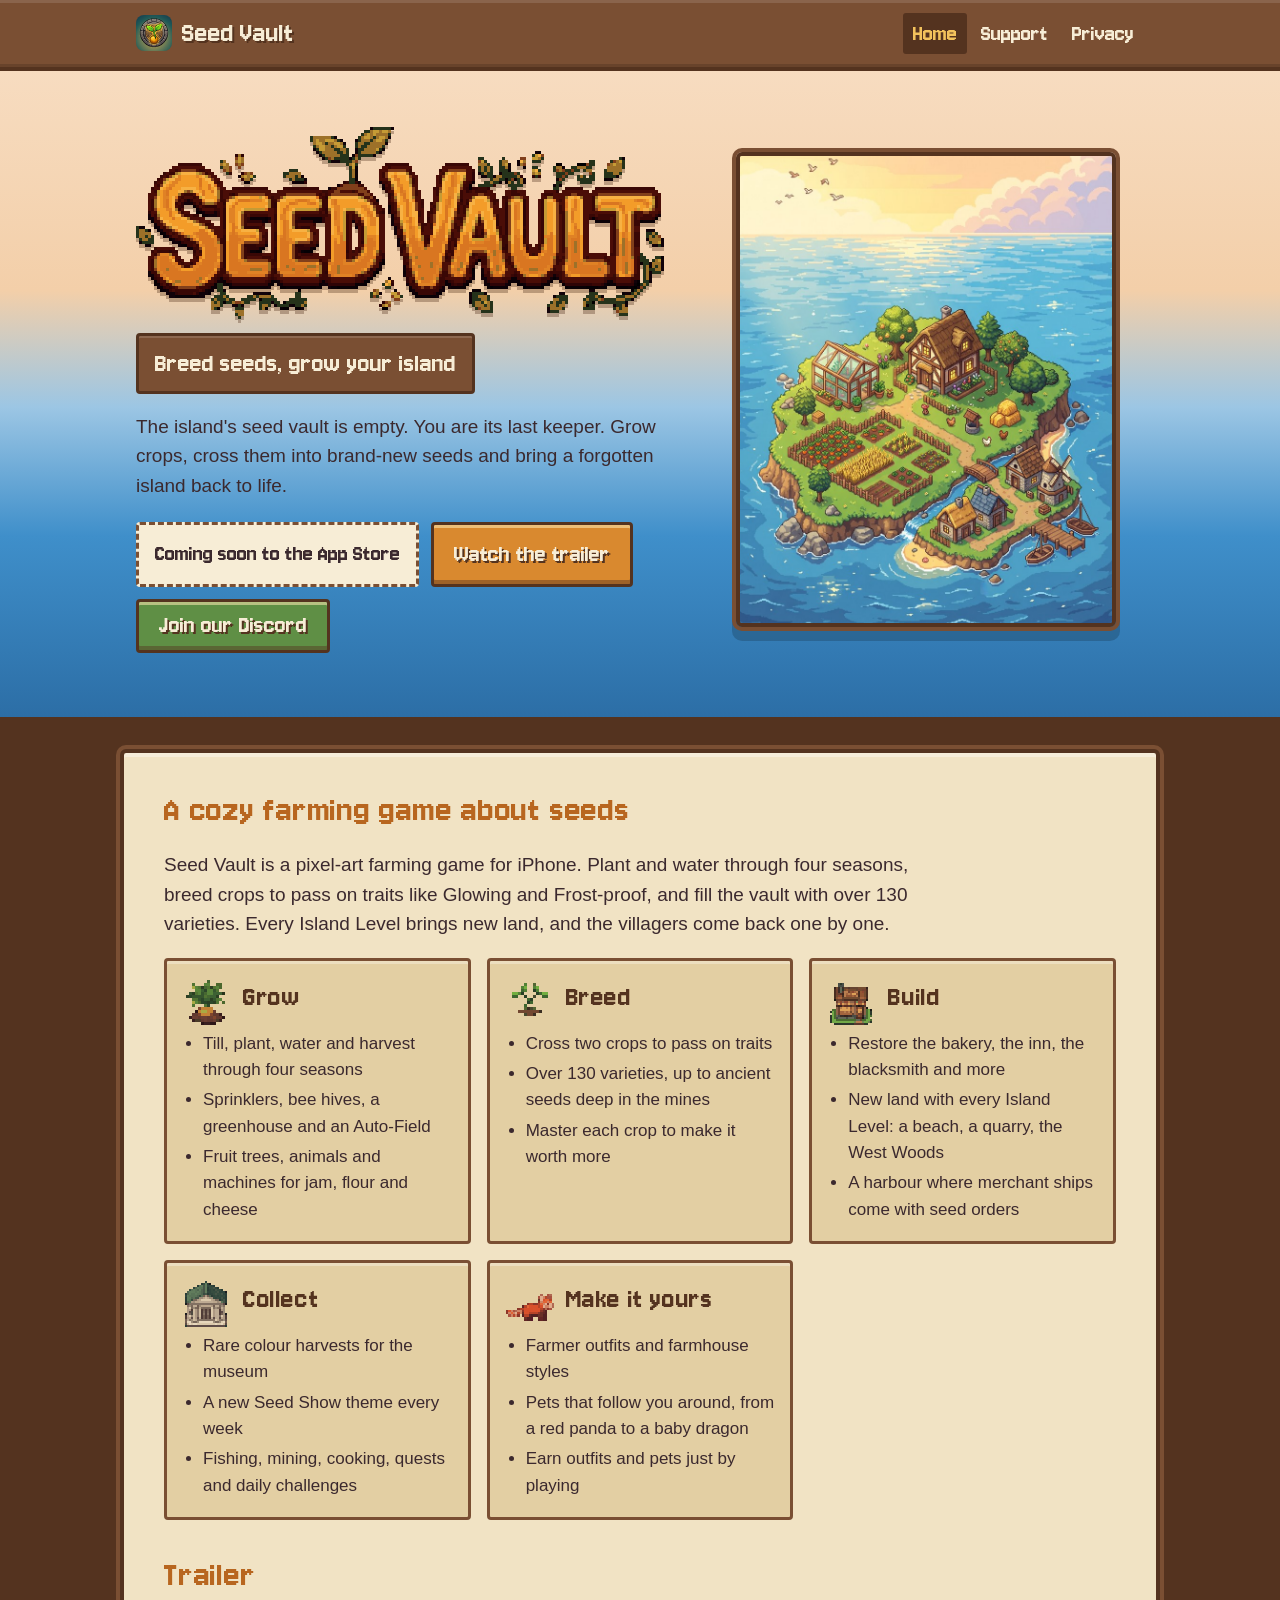
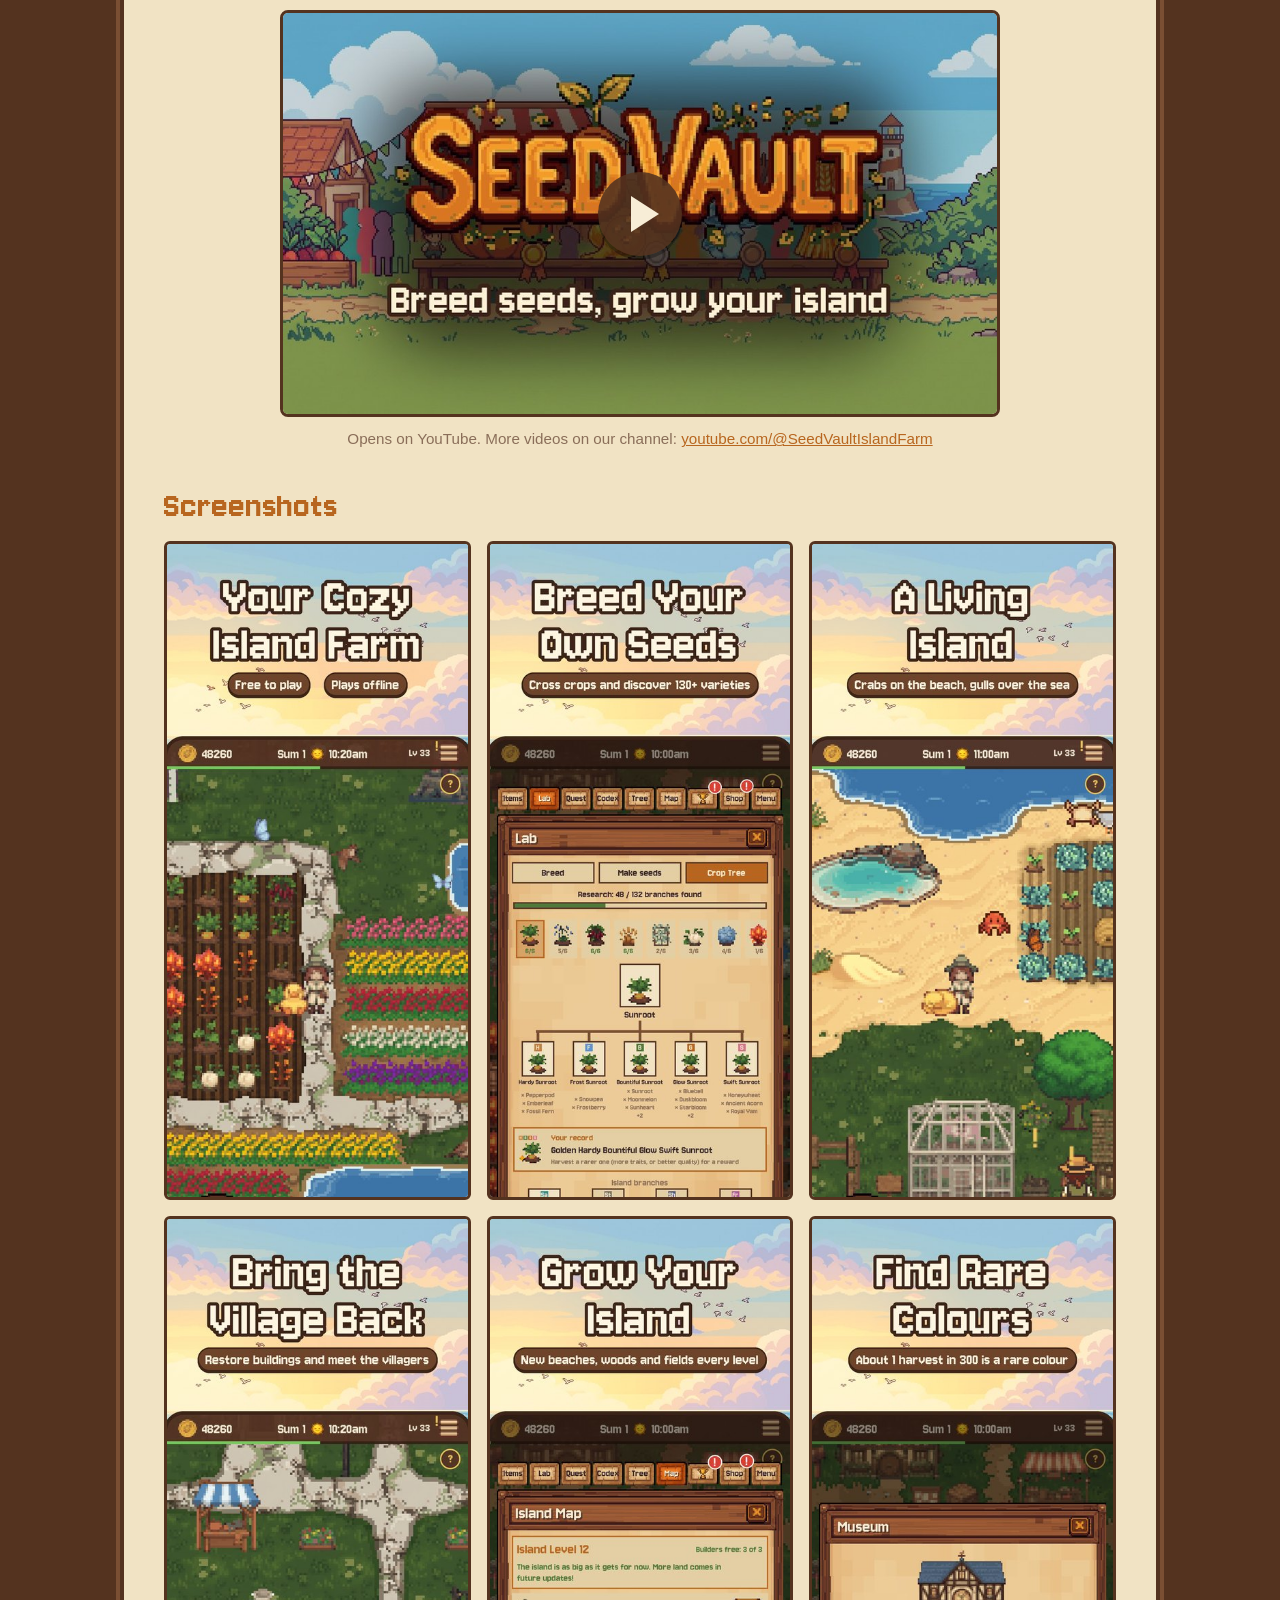
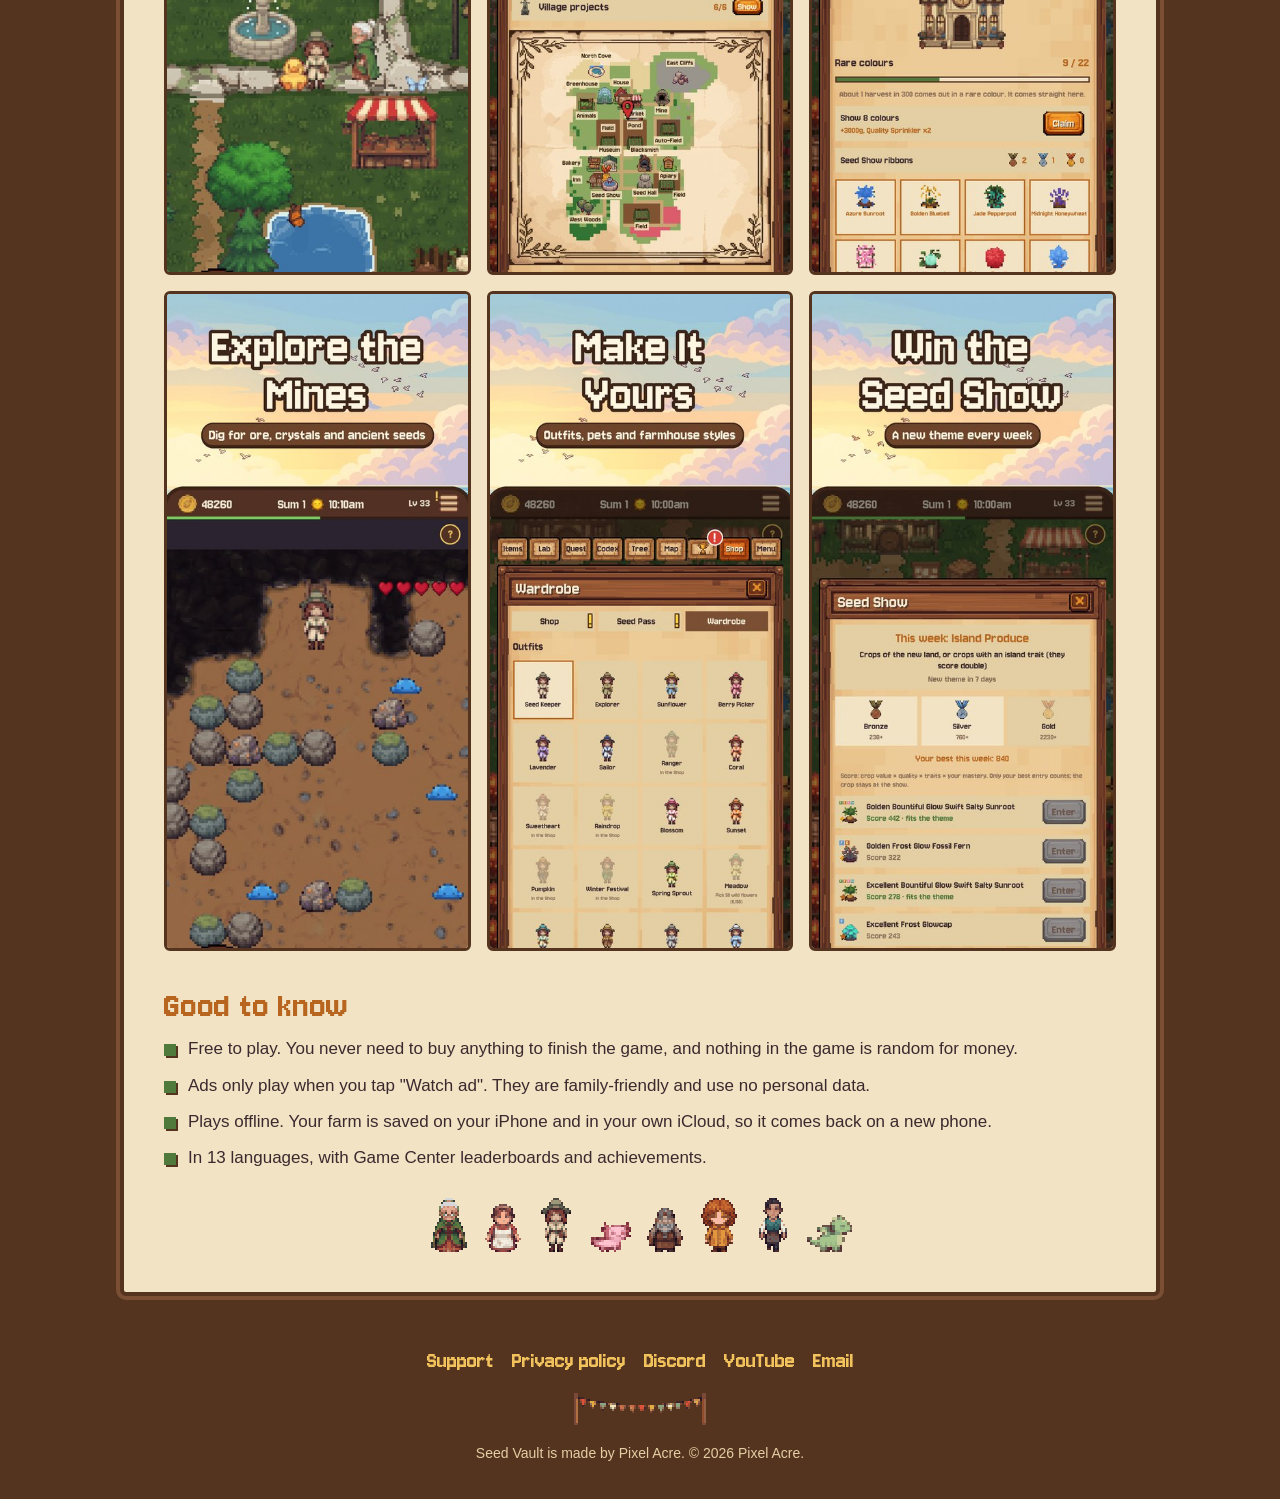
<file: index.html>
<!doctype html>
<html lang="en">
<head>
  <meta charset="utf-8">
  <meta name="viewport" content="width=device-width, initial-scale=1">
  <title>Seed Vault: Island Farm</title>
  <meta name="description" content="Seed Vault is a cozy pixel-art farming game for iPhone: grow crops, breed brand-new seeds and bring a forgotten island back to life. Made by Pixel Acre.">
  <meta name="theme-color" content="#7a4f33">
  <meta property="og:title" content="Seed Vault: Island Farm">
  <meta property="og:description" content="Breed seeds, grow your island. A cozy pixel-art farming game for iPhone.">
  <meta property="og:image" content="images/icon-512.png">
  <link rel="icon" type="image/png" sizes="32x32" href="images/favicon-32.png">
  <link rel="icon" type="image/png" sizes="64x64" href="images/favicon-64.png">
  <link rel="apple-touch-icon" href="images/apple-touch-icon.png">
  <link rel="stylesheet" href="style.css">
</head>
<body>
  <header class="topbar">
    <div class="inner">
      <a class="brand" href="index.html"><img src="images/favicon-64.png" alt=""><span>Seed Vault</span></a>
      <nav class="nav" aria-label="Pages">
        <a href="index.html" aria-current="page">Home</a>
        <a href="support.html">Support</a>
        <a href="privacy.html">Privacy</a>
      </nav>
    </div>
  </header>

  <section class="hero">
    <div class="inner">
      <div>
        <h1 style="margin:0"><img class="logo px" src="images/logo.png" width="528" height="192" alt="Seed Vault"></h1>
        <p class="tagline">Breed seeds, grow your island</p>
        <p class="lead">The island's seed vault is empty. You are its last keeper. Grow crops, cross them into brand-new seeds and bring a forgotten island back to life.</p>
        <div class="buttons">
          <span class="soon">Coming soon to the App Store</span>
          <a class="btn" href="https://youtu.be/FjSGc7VAihE">Watch the trailer</a>
          <a class="btn green" href="https://discord.gg/SpHXpKDzth">Join our Discord</a>
        </div>
      </div>
      <img class="island" src="images/island.jpg" width="780" height="1398" alt="A small pixel-art island in the sea with a farmhouse, fields, a greenhouse and a harbour">
    </div>
  </section>

  <main>
    <section class="panel">
      <h2>A cozy farming game about seeds</h2>
      <p class="intro">Seed Vault is a pixel-art farming game for iPhone. Plant and water through four seasons, breed crops to pass on traits like Glowing and Frost-proof, and fill the vault with over 130 varieties. Every Island Level brings new land, and the villagers come back one by one.</p>

      <div class="features">
        <div class="card">
          <div class="head"><img class="px" src="images/sprites/crop_sunroot_3.png" alt=""><h3>Grow</h3></div>
          <ul>
            <li>Till, plant, water and harvest through four seasons</li>
            <li>Sprinklers, bee hives, a greenhouse and an Auto-Field</li>
            <li>Fruit trees, animals and machines for jam, flour and cheese</li>
          </ul>
        </div>
        <div class="card">
          <div class="head"><img class="px" src="images/sprites/ui_icon_breed.png" alt=""><h3>Breed</h3></div>
          <ul>
            <li>Cross two crops to pass on traits</li>
            <li>Over 130 varieties, up to ancient seeds deep in the mines</li>
            <li>Master each crop to make it worth more</li>
          </ul>
        </div>
        <div class="card">
          <div class="head"><img class="px" src="images/sprites/map_icon_bakery.png" alt=""><h3>Build</h3></div>
          <ul>
            <li>Restore the bakery, the inn, the blacksmith and more</li>
            <li>New land with every Island Level: a beach, a quarry, the West Woods</li>
            <li>A harbour where merchant ships come with seed orders</li>
          </ul>
        </div>
        <div class="card">
          <div class="head"><img class="px" src="images/sprites/map_icon_museum.png" alt=""><h3>Collect</h3></div>
          <ul>
            <li>Rare colour harvests for the museum</li>
            <li>A new Seed Show theme every week</li>
            <li>Fishing, mining, cooking, quests and daily challenges</li>
          </ul>
        </div>
        <div class="card">
          <div class="head"><img class="px" src="images/sprites/pet_redpanda.png" alt=""><h3>Make it yours</h3></div>
          <ul>
            <li>Farmer outfits and farmhouse styles</li>
            <li>Pets that follow you around, from a red panda to a baby dragon</li>
            <li>Earn outfits and pets just by playing</li>
          </ul>
        </div>
      </div>

      <h2>Trailer</h2>
      <a class="trailer" href="https://youtu.be/FjSGc7VAihE" aria-label="Watch the Seed Vault trailer on YouTube">
        <img src="images/trailer.jpg" width="960" height="540" loading="lazy" alt="Seed Vault: Island Farm trailer">
        <span class="play" aria-hidden="true"><span></span></span>
      </a>
      <p class="trailer-note">Opens on YouTube. More videos on our channel: <a href="https://www.youtube.com/@SeedVaultIslandFarm">youtube.com/@SeedVaultIslandFarm</a></p>

      <h2>Screenshots</h2>
      <div class="shots">
        <img src="images/shots/01_farm.jpg" width="440" height="956" loading="lazy" alt="Your cozy island farm">
        <img src="images/shots/02_breed.jpg" width="440" height="956" loading="lazy" alt="Breed your own seeds: cross crops and discover 130+ varieties">
        <img src="images/shots/03_beach.jpg" width="440" height="956" loading="lazy" alt="A living island: crabs on the beach, gulls over the sea">
        <img src="images/shots/04_village.jpg" width="440" height="956" loading="lazy" alt="Bring the village back: restore buildings and meet the villagers">
        <img src="images/shots/05_map.jpg" width="440" height="956" loading="lazy" alt="Grow your island: new beaches, woods and fields every level">
        <img src="images/shots/06_museum.jpg" width="440" height="956" loading="lazy" alt="Find rare colours: about 1 harvest in 300 is a rare colour">
        <img src="images/shots/07_mine.jpg" width="440" height="956" loading="lazy" alt="Explore the mines: dig for ore, crystals and ancient seeds">
        <img src="images/shots/08_wardrobe.jpg" width="440" height="956" loading="lazy" alt="Make it yours: outfits, pets and farmhouse styles">
        <img src="images/shots/09_seedshow.jpg" width="440" height="956" loading="lazy" alt="Win the Seed Show: a new theme every week">
      </div>

      <h2>Good to know</h2>
      <ul class="goodlist">
        <li>Free to play. You never need to buy anything to finish the game, and nothing in the game is random for money.</li>
        <li>Ads only play when you tap "Watch ad". They are family-friendly and use no personal data.</li>
        <li>Plays offline. Your farm is saved on your iPhone and in your own iCloud, so it comes back on a new phone.</li>
        <li>In 13 languages, with Game Center leaderboards and achievements.</li>
      </ul>

      <div class="folks" aria-hidden="true">
        <img class="px" src="images/sprites/npc_wren.png" alt="">
        <img class="px" src="images/sprites/npc_pip.png" alt="">
        <img class="px" src="images/sprites/player_down_0.png" alt="">
        <img class="px pet" src="images/sprites/pet_axolotl.png" alt="">
        <img class="px" src="images/sprites/npc_bram.png" alt="">
        <img class="px" src="images/sprites/npc_nell.png" alt="">
        <img class="px" src="images/sprites/npc_tavi.png" alt="">
        <img class="px pet" src="images/sprites/pet_dragon.png" alt="">
      </div>
    </section>
  </main>

  <footer>
    <div class="links">
      <a href="support.html">Support</a>
      <a href="privacy.html">Privacy policy</a>
      <a href="https://discord.gg/SpHXpKDzth">Discord</a>
      <a href="https://www.youtube.com/@SeedVaultIslandFarm">YouTube</a>
      <a href="mailto:pixelacregames@gmail.com">Email</a>
    </div>
    <img class="px" src="images/sprites/festival_banner.png" alt="">
    <p>Seed Vault is made by Pixel Acre. © 2026 Pixel Acre.</p>
  </footer>
</body>
</html>
</file>
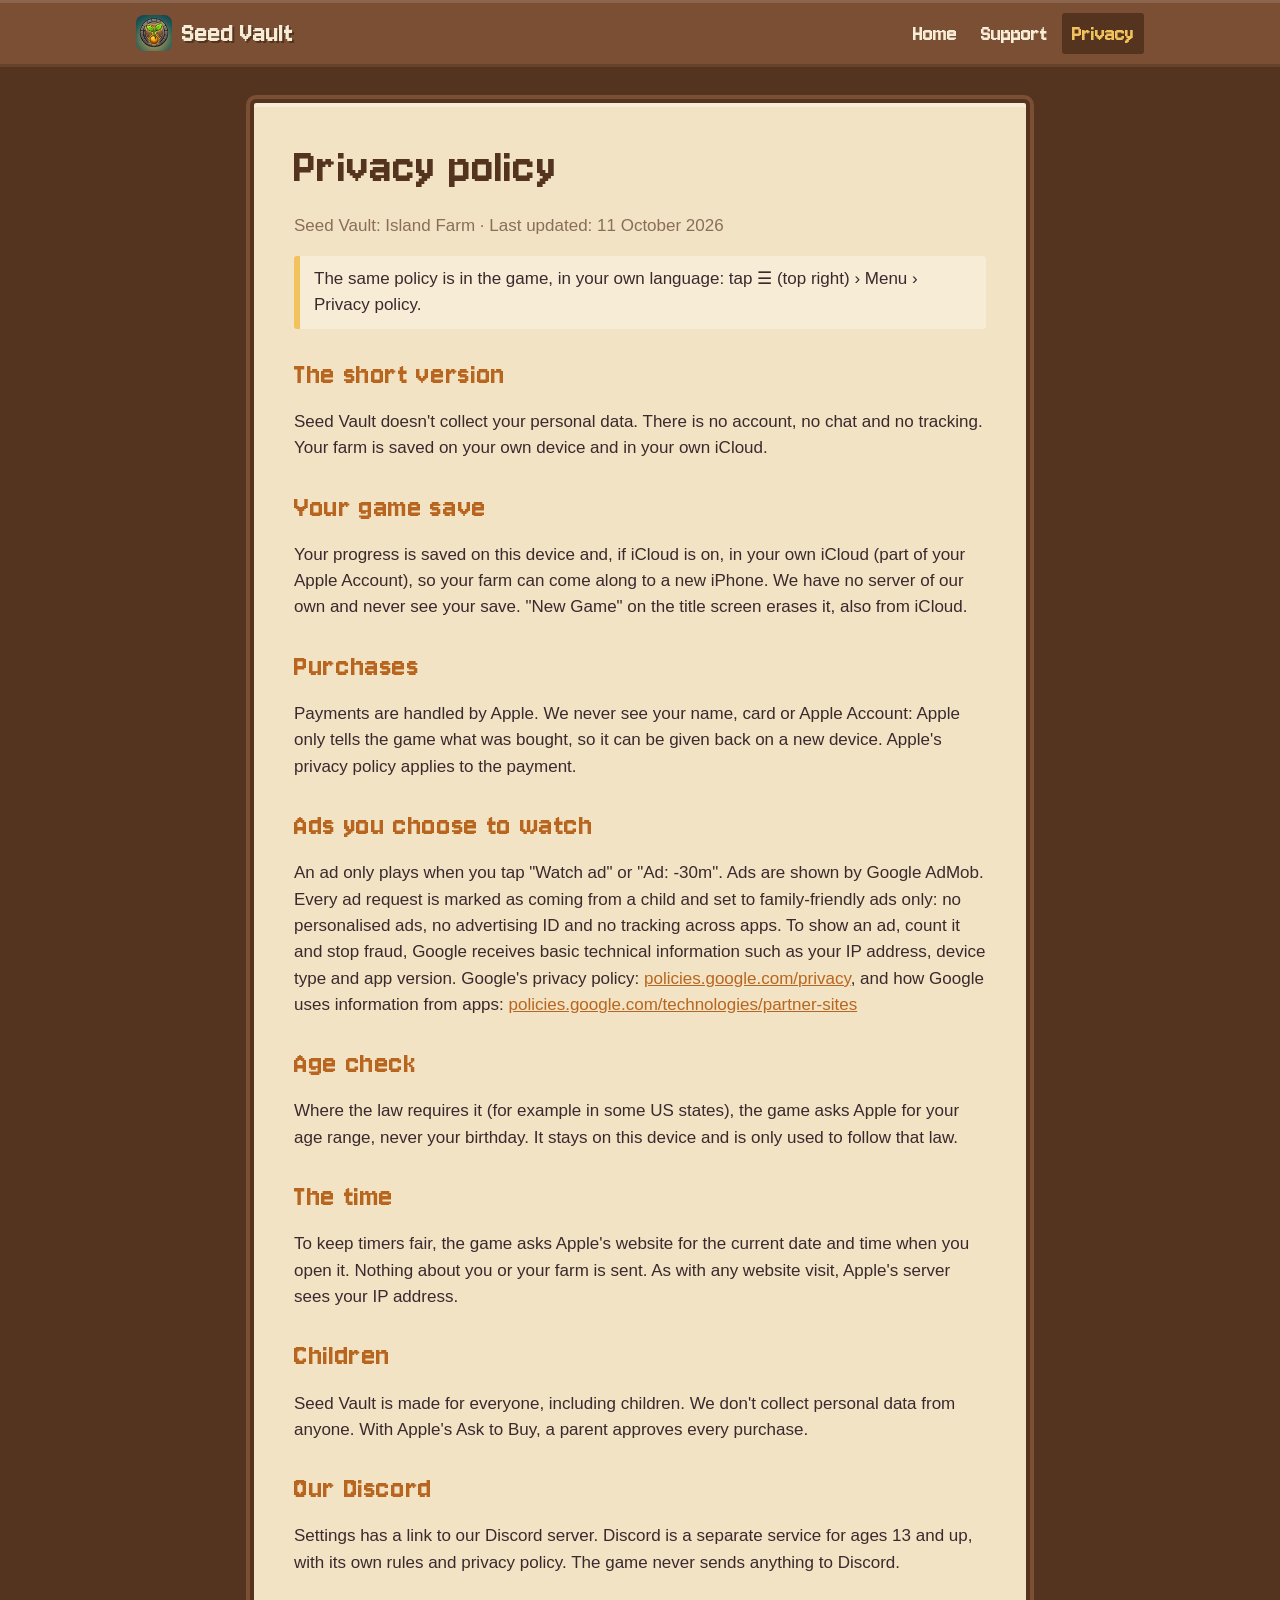
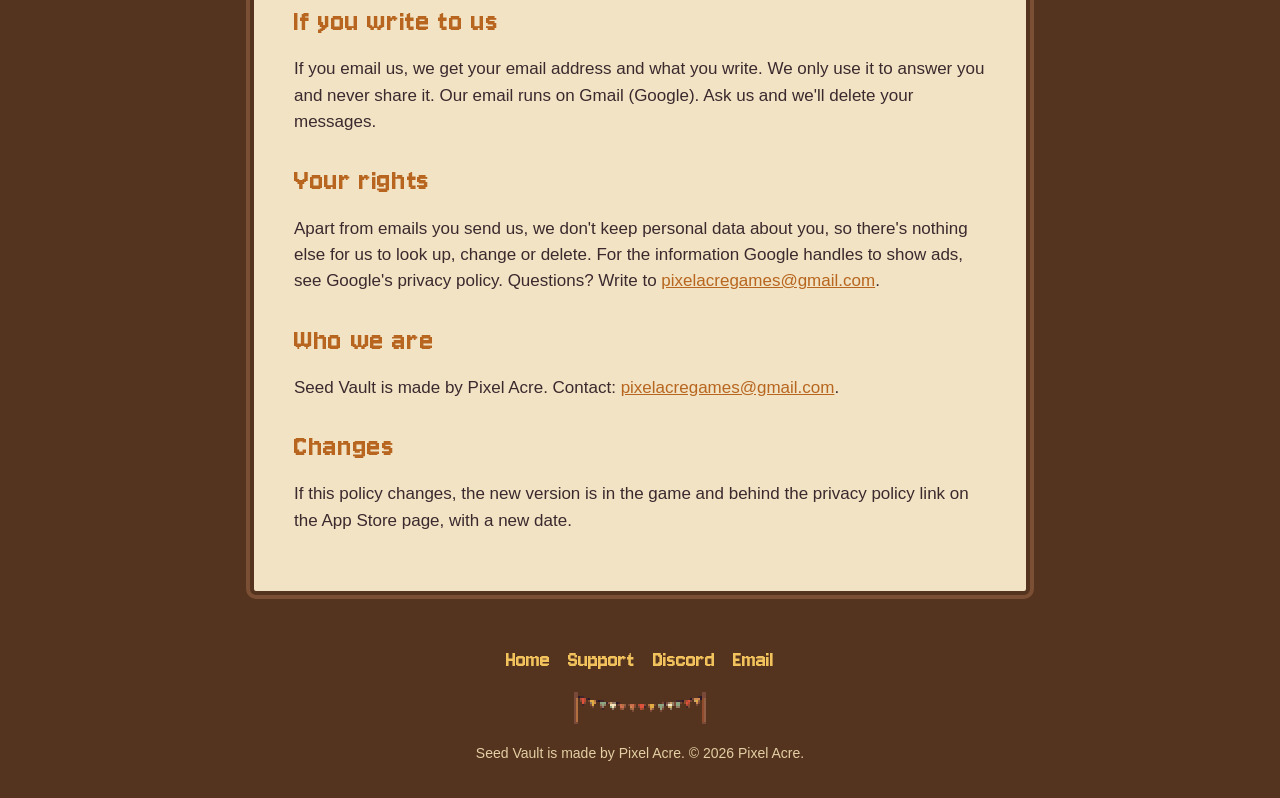
<file: privacy.html>
<!doctype html>
<html lang="en">
<head>
  <meta charset="utf-8">
  <meta name="viewport" content="width=device-width, initial-scale=1">
  <title>Seed Vault Privacy Policy</title>
  <meta name="description" content="The privacy policy of Seed Vault, a farming game for iPhone by Pixel Acre. The game doesn't collect your personal data.">
  <meta name="theme-color" content="#7a4f33">
  <link rel="icon" type="image/png" sizes="32x32" href="images/favicon-32.png">
  <link rel="icon" type="image/png" sizes="64x64" href="images/favicon-64.png">
  <link rel="apple-touch-icon" href="images/apple-touch-icon.png">
  <link rel="stylesheet" href="style.css">
</head>
<body>
  <header class="topbar">
    <div class="inner">
      <a class="brand" href="index.html"><img src="images/favicon-64.png" alt=""><span>Seed Vault</span></a>
      <nav class="nav" aria-label="Pages">
        <a href="index.html">Home</a>
        <a href="support.html">Support</a>
        <a href="privacy.html" aria-current="page">Privacy</a>
      </nav>
    </div>
  </header>

  <main>
    <article class="panel narrow policy">
      <h1>Privacy policy</h1>
      <p class="muted">Seed Vault: Island Farm · Last updated: 11 October 2026</p>
      <p class="note">The same policy is in the game, in your own language: tap ☰ (top right) › Menu › Privacy policy.</p>

      <h2>The short version</h2>
      <p>Seed Vault doesn't collect your personal data. There is no account, no chat and no tracking. Your farm is saved on your own device and in your own iCloud.</p>

      <h2>Your game save</h2>
      <p>Your progress is saved on this device and, if iCloud is on, in your own iCloud (part of your Apple Account), so your farm can come along to a new iPhone. We have no server of our own and never see your save. "New Game" on the title screen erases it, also from iCloud.</p>

      <h2>Purchases</h2>
      <p>Payments are handled by Apple. We never see your name, card or Apple Account: Apple only tells the game what was bought, so it can be given back on a new device. Apple's privacy policy applies to the payment.</p>

      <h2>Ads you choose to watch</h2>
      <p>An ad only plays when you tap "Watch ad" or "Ad: -30m". Ads are shown by Google AdMob. Every ad request is marked as coming from a child and set to family-friendly ads only: no personalised ads, no advertising ID and no tracking across apps. To show an ad, count it and stop fraud, Google receives basic technical information such as your IP address, device type and app version. Google's privacy policy: <a href="https://policies.google.com/privacy">policies.google.com/privacy</a>, and how Google uses information from apps: <a href="https://policies.google.com/technologies/partner-sites">policies.google.com/technologies/partner-sites</a></p>

      <h2>Age check</h2>
      <p>Where the law requires it (for example in some US states), the game asks Apple for your age range, never your birthday. It stays on this device and is only used to follow that law.</p>

      <h2>The time</h2>
      <p>To keep timers fair, the game asks Apple's website for the current date and time when you open it. Nothing about you or your farm is sent. As with any website visit, Apple's server sees your IP address.</p>

      <h2>Children</h2>
      <p>Seed Vault is made for everyone, including children. We don't collect personal data from anyone. With Apple's Ask to Buy, a parent approves every purchase.</p>

      <h2>Our Discord</h2>
      <p>Settings has a link to our Discord server. Discord is a separate service for ages 13 and up, with its own rules and privacy policy. The game never sends anything to Discord.</p>

      <h2>If you write to us</h2>
      <p>If you email us, we get your email address and what you write. We only use it to answer you and never share it. Our email runs on Gmail (Google). Ask us and we'll delete your messages.</p>

      <h2>Your rights</h2>
      <p>Apart from emails you send us, we don't keep personal data about you, so there's nothing else for us to look up, change or delete. For the information Google handles to show ads, see Google's privacy policy. Questions? Write to <a href="mailto:pixelacregames@gmail.com">pixelacregames@gmail.com</a>.</p>

      <h2>Who we are</h2>
      <p>Seed Vault is made by Pixel Acre. Contact: <a href="mailto:pixelacregames@gmail.com">pixelacregames@gmail.com</a>.</p>

      <h2>Changes</h2>
      <p>If this policy changes, the new version is in the game and behind the privacy policy link on the App Store page, with a new date.</p>
    </article>
  </main>

  <footer>
    <div class="links">
      <a href="index.html">Home</a>
      <a href="support.html">Support</a>
      <a href="https://discord.gg/SpHXpKDzth">Discord</a>
      <a href="mailto:pixelacregames@gmail.com">Email</a>
    </div>
    <img class="px" src="images/sprites/festival_banner.png" alt="">
    <p>Seed Vault is made by Pixel Acre. © 2026 Pixel Acre.</p>
  </footer>
</body>
</html>
</file>
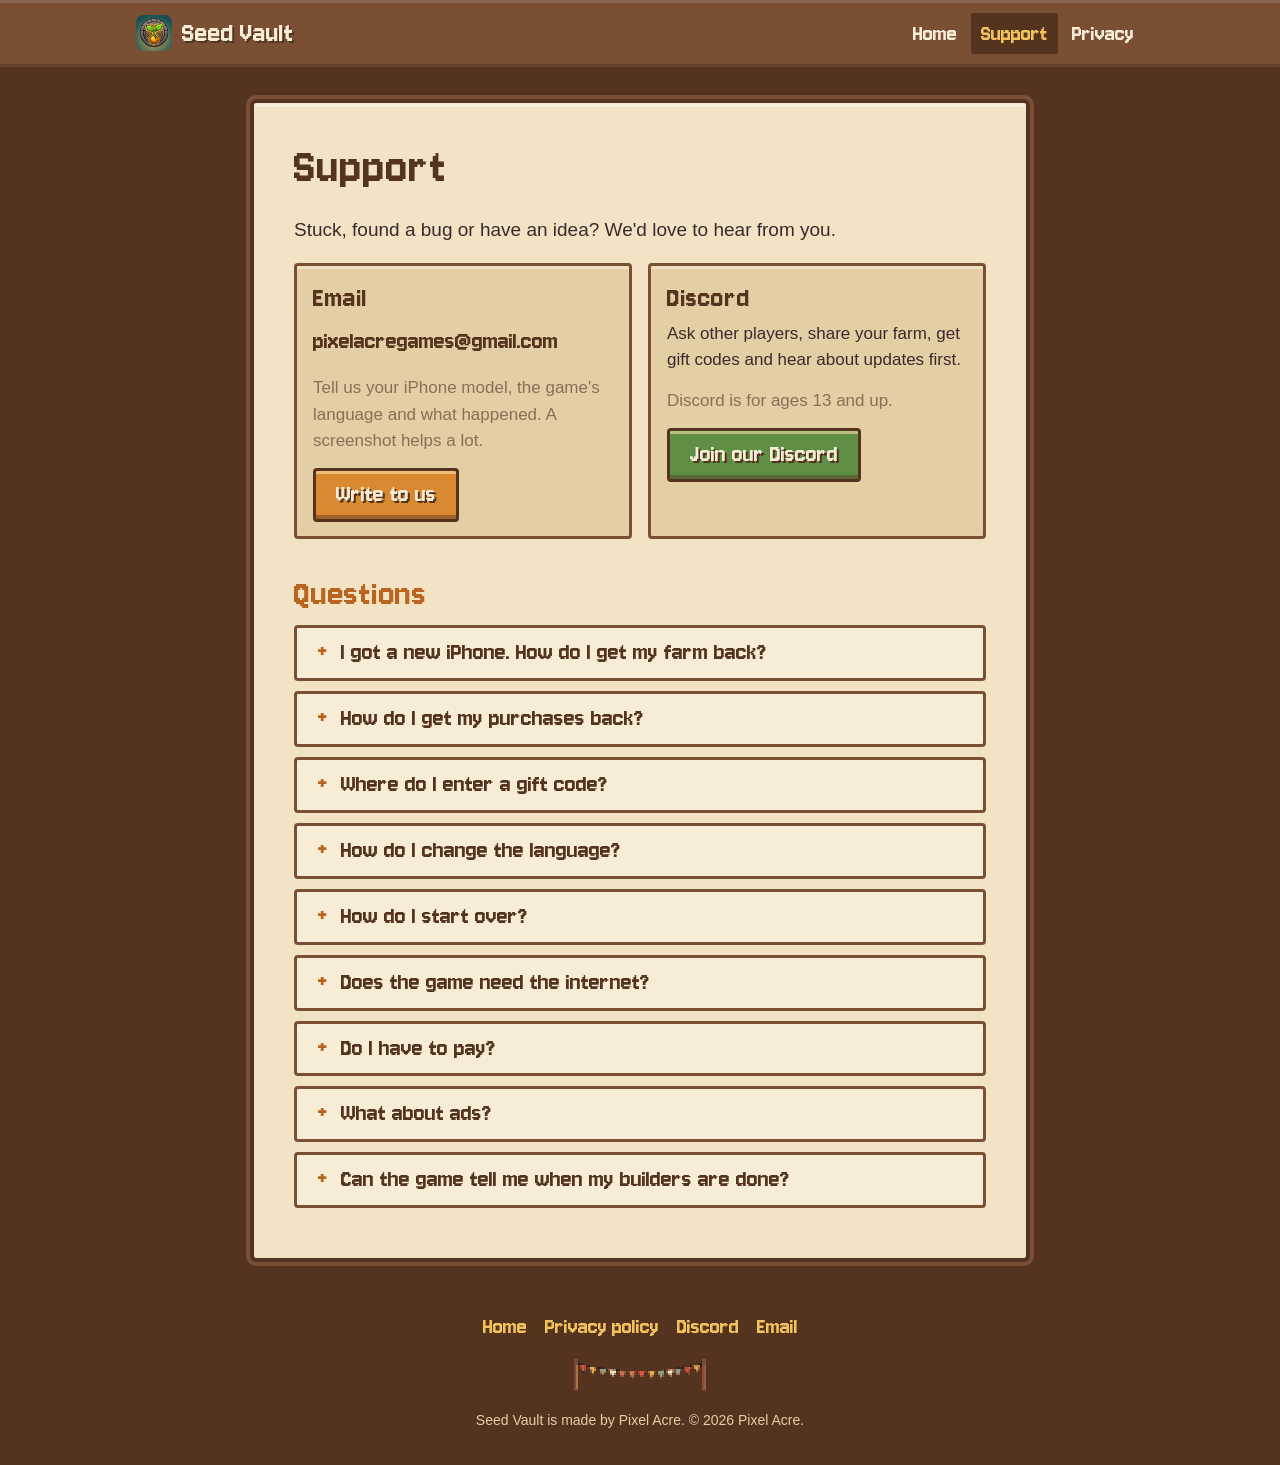
<file: support.html>
<!doctype html>
<html lang="en">
<head>
  <meta charset="utf-8">
  <meta name="viewport" content="width=device-width, initial-scale=1">
  <title>Seed Vault Support</title>
  <meta name="description" content="Help with Seed Vault: contact Pixel Acre, get your farm back on a new iPhone, restore purchases, redeem gift codes.">
  <meta name="theme-color" content="#7a4f33">
  <link rel="icon" type="image/png" sizes="32x32" href="images/favicon-32.png">
  <link rel="icon" type="image/png" sizes="64x64" href="images/favicon-64.png">
  <link rel="apple-touch-icon" href="images/apple-touch-icon.png">
  <link rel="stylesheet" href="style.css">
</head>
<body>
  <header class="topbar">
    <div class="inner">
      <a class="brand" href="index.html"><img src="images/favicon-64.png" alt=""><span>Seed Vault</span></a>
      <nav class="nav" aria-label="Pages">
        <a href="index.html">Home</a>
        <a href="support.html" aria-current="page">Support</a>
        <a href="privacy.html">Privacy</a>
      </nav>
    </div>
  </header>

  <main>
    <section class="panel narrow">
      <h1>Support</h1>
      <p class="intro">Stuck, found a bug or have an idea? We'd love to hear from you.</p>

      <div class="contact">
        <div class="card">
          <h3>Email</h3>
          <p class="email">pixelacregames@gmail.com</p>
          <p class="muted">Tell us your iPhone model, the game's language and what happened. A screenshot helps a lot.</p>
          <a class="btn" href="mailto:pixelacregames@gmail.com?subject=Seed%20Vault">Write to us</a>
        </div>
        <div class="card">
          <h3>Discord</h3>
          <p>Ask other players, share your farm, get gift codes and hear about updates first.</p>
          <p class="muted">Discord is for ages 13 and up.</p>
          <a class="btn green" href="https://discord.gg/SpHXpKDzth">Join our Discord</a>
        </div>
      </div>

      <h2>Questions</h2>

      <details>
        <summary>I got a new iPhone. How do I get my farm back?</summary>
        <p>Your farm is copied to your own iCloud. On the new iPhone, sign in with the same Apple Account and make sure iCloud is on. Install Seed Vault and tap <b>Continue</b> on the title screen, where it says "Your farm from iCloud".</p>
      </details>

      <details>
        <summary>How do I get my purchases back?</summary>
        <p>Purchases belong to your Apple Account. In the game, tap <span class="path">☰ (top right) › Menu › Purchases › Restore</span>. The Shop also has a Restore purchases button.</p>
      </details>

      <details>
        <summary>Where do I enter a gift code?</summary>
        <p>Tap <span class="path">☰ (top right) › Menu › Gift code › Redeem</span>. New codes are posted on our Discord.</p>
      </details>

      <details>
        <summary>How do I change the language?</summary>
        <p>Tap <span class="path">☰ (top right) › Menu › Language</span>. Seed Vault is in 13 languages: English, Dutch, German, French, Spanish, Portuguese (Brazil), Italian, Russian, Ukrainian, Japanese, Korean and Chinese (Simplified and Traditional).</p>
      </details>

      <details>
        <summary>How do I start over?</summary>
        <p>Tap <span class="path">☰ (top right) › Menu › New game › Start over</span>, or <b>New Game</b> on the title screen. This erases your farm, also from iCloud, so it can't be undone. Your purchases stay with your Apple Account.</p>
      </details>

      <details>
        <summary>Does the game need the internet?</summary>
        <p>No, Seed Vault plays offline. Ads (only when you tap one) and Game Center need a connection.</p>
      </details>

      <details>
        <summary>Do I have to pay?</summary>
        <p>No. Seed Vault is free to play and you never need to buy anything to finish it. Optional purchases show their exact price and contents, and nothing in the game is random for money. With Apple's Ask to Buy, a parent approves every purchase.</p>
      </details>

      <details>
        <summary>What about ads?</summary>
        <p>An ad only plays when you tap "Watch ad" or "Ad: -30m". Ads are family-friendly and use no personal data. Read more in our <a href="privacy.html">privacy policy</a>.</p>
      </details>

      <details>
        <summary>Can the game tell me when my builders are done?</summary>
        <p>Yes, if you want. Turn the messages on or off in <span class="path">☰ (top right) › Menu</span> under Builder notifications.</p>
      </details>
    </section>
  </main>

  <footer>
    <div class="links">
      <a href="index.html">Home</a>
      <a href="privacy.html">Privacy policy</a>
      <a href="https://discord.gg/SpHXpKDzth">Discord</a>
      <a href="mailto:pixelacregames@gmail.com">Email</a>
    </div>
    <img class="px" src="images/sprites/festival_banner.png" alt="">
    <p>Seed Vault is made by Pixel Acre. © 2026 Pixel Acre.</p>
  </footer>
</body>
</html>
</file>
<file: style.css>
/* Seed Vault website. Colours are the game's own (UI/PixelStyle.swift). */
@font-face {
  font-family: "Jersey 10";
  src: url("fonts/Jersey10.ttf") format("truetype");
  font-display: swap;
}

:root {
  --parchment: #f1e3c4;
  --parchment-dark: #e3cfa3;
  --paper: #f7edd6;
  --ink: #3b292e;
  --ink-muted: #8a6e59;
  --amber: #f2c25c;
  --amber-deep: #b8661f;
  --green: #4f7a3b;
  --wood: #7a4f33;
  --wood-dark: #54331f;
  --sky: #f7dcc0;
  --sea: #3f8fca;
  --sea-deep: #2c6ea6;
  --pixel: "Jersey 10", "Courier New", monospace;
  --text: -apple-system, BlinkMacSystemFont, "Segoe UI", Roboto, "Helvetica Neue", Arial, sans-serif;
}

* { box-sizing: border-box; }

html { -webkit-text-size-adjust: 100%; }

body {
  margin: 0;
  background: var(--wood-dark);
  color: var(--ink);
  font-family: var(--text);
  font-size: 17px;
  line-height: 1.55;
}

img.px { image-rendering: pixelated; image-rendering: crisp-edges; }

a { color: var(--amber-deep); }
a:hover { color: var(--wood-dark); }

h1, h2, h3, .pixel {
  font-family: var(--pixel);
  font-weight: normal;
  letter-spacing: 0.02em;
  line-height: 1.1;
}

/* Top bar */
.topbar {
  background: var(--wood);
  border-bottom: 4px solid var(--wood-dark);
  box-shadow: inset 0 -3px 0 rgba(0, 0, 0, 0.15), inset 0 3px 0 rgba(255, 255, 255, 0.12);
}
.topbar .inner {
  max-width: 1040px;
  margin: 0 auto;
  padding: 10px 16px;
  display: flex;
  align-items: center;
  justify-content: space-between;
  gap: 12px;
}
.brand {
  display: flex;
  align-items: center;
  gap: 10px;
  color: var(--paper);
  text-decoration: none;
  font-family: var(--pixel);
  font-size: 30px;
  text-shadow: 2px 2px 0 var(--wood-dark);
}
.brand:hover { color: var(--amber); }
.brand img { width: 36px; height: 36px; border-radius: 8px; }
.nav { display: flex; gap: 4px; flex-wrap: wrap; justify-content: flex-end; }
.nav a {
  font-family: var(--pixel);
  font-size: 24px;
  color: var(--paper);
  text-decoration: none;
  padding: 2px 10px;
  border-radius: 3px;
}
.nav a:hover, .nav a[aria-current="page"] { background: var(--wood-dark); color: var(--amber); }
.brand span { white-space: nowrap; }
@media (max-width: 480px) {
  .brand span { position: absolute; width: 1px; height: 1px; overflow: hidden; clip: rect(0 0 0 0); }
  .nav { flex-wrap: nowrap; }
  .nav a { font-size: 22px; padding: 2px 8px; }
}

/* Hero */
.hero {
  background: linear-gradient(180deg, var(--sky) 0%, #f3cfa9 34%, #9cc6e4 52%, var(--sea) 72%, var(--sea-deep) 100%);
  border-bottom: 4px solid var(--wood-dark);
}
.hero .inner {
  max-width: 1040px;
  margin: 0 auto;
  padding: 40px 16px 48px;
  display: grid;
  grid-template-columns: 1fr;
  gap: 28px;
  align-items: center;
  justify-items: center;
  text-align: center;
}
.hero .logo { width: min(100%, 528px); height: auto; filter: drop-shadow(0 4px 0 rgba(84, 51, 31, 0.35)); }
.tagline {
  display: inline-block;
  margin: 6px 0 0;
  padding: 6px 16px;
  font-family: var(--pixel);
  font-size: 28px;
  color: var(--paper);
  background: var(--wood);
  border: 3px solid var(--wood-dark);
  border-radius: 4px;
  box-shadow: inset 0 2px 0 rgba(255, 255, 255, 0.15);
}
.hero p.lead {
  max-width: 34em;
  margin: 18px auto 0;
  font-size: 19px;
  color: var(--ink);
}
.buttons { display: flex; gap: 12px; flex-wrap: wrap; justify-content: center; margin-top: 22px; }
.island {
  width: min(100%, 380px);
  height: auto;
  aspect-ratio: 4 / 5;
  object-fit: cover;
  object-position: 50% 80%;   /* the island, not the sky above it */
  border: 4px solid var(--wood-dark);
  border-radius: 6px;
  box-shadow: 0 0 0 4px var(--wood), 0 10px 0 4px rgba(0, 0, 0, 0.18);
  display: block;
}

@media (min-width: 860px) {
  .hero .inner { grid-template-columns: 1.25fr 1fr; text-align: left; justify-items: start; padding: 56px 16px 64px; }
  .hero .buttons { justify-content: flex-start; }
  .hero p.lead { margin-left: 0; }
  .hero .island { justify-self: center; }
}

/* Buttons, like the game's amber planks */
.btn {
  display: inline-flex;
  align-items: center;
  gap: 8px;
  font-family: var(--pixel);
  font-size: 26px;
  line-height: 1;
  padding: 10px 20px 12px;
  color: var(--paper);
  text-decoration: none;
  background: #d9892f;
  border: 3px solid var(--wood-dark);
  border-radius: 4px;
  box-shadow: inset 0 3px 0 rgba(255, 236, 180, 0.55), inset 0 -4px 0 rgba(84, 51, 31, 0.45);
  text-shadow: 2px 2px 0 var(--wood-dark);
  cursor: pointer;
}
.btn:hover { background: #e59a3f; color: var(--paper); }
.btn:active { transform: translateY(1px); box-shadow: inset 0 2px 0 rgba(84, 51, 31, 0.45); }
.btn.green { background: #5f8f45; }
.btn.green:hover { background: #6ea152; }
.btn.quiet { background: var(--parchment-dark); color: var(--ink); text-shadow: none; }
.btn.quiet:hover { background: var(--paper); }
.soon {
  display: inline-flex;
  align-items: center;
  font-family: var(--pixel);
  font-size: 24px;
  padding: 10px 16px 12px;
  color: var(--ink);
  background: var(--paper);
  border: 3px dashed var(--wood);
  border-radius: 4px;
}

/* Page body: parchment panel on wood */
main { padding: 0 16px; }
.panel {
  max-width: 1040px;
  margin: 28px auto;
  background: var(--parchment);
  border: 4px solid var(--wood-dark);
  border-radius: 6px;
  box-shadow: 0 0 0 4px var(--wood), inset 0 4px 0 rgba(255, 255, 255, 0.35);
  padding: 28px 22px 32px;
}
@media (min-width: 700px) { .panel { padding: 36px 40px 40px; } }
.panel.narrow { max-width: 780px; }
.panel h1 { font-size: 52px; margin: 0 0 6px; color: var(--wood-dark); }
.panel h2 { font-size: 38px; margin: 34px 0 10px; color: var(--amber-deep); }
.panel h2:first-child { margin-top: 0; }
.panel h3 { font-size: 30px; margin: 0 0 6px; color: var(--wood-dark); }
.muted { color: var(--ink-muted); }
.intro { font-size: 19px; max-width: 40em; }

/* Feature cards */
.features {
  display: grid;
  grid-template-columns: repeat(auto-fit, minmax(230px, 1fr));
  gap: 16px;
  margin-top: 18px;
}
.card {
  background: var(--parchment-dark);
  border: 3px solid var(--wood);
  border-radius: 4px;
  padding: 16px 16px 14px;
  box-shadow: inset 0 3px 0 rgba(255, 255, 255, 0.3);
}
.card .head { display: flex; align-items: center; gap: 12px; margin-bottom: 6px; }
.card .head img { width: 48px; height: 48px; object-fit: contain; }
.card ul { margin: 0; padding-left: 20px; }
.card li { margin: 4px 0; }

/* Screenshots: a grid of whole pictures (2 per row on phones, 4 on wider screens) */
.shots {
  display: grid;
  grid-template-columns: repeat(2, 1fr);
  gap: 12px;
  margin-top: 14px;
}
@media (min-width: 700px) { .shots { grid-template-columns: repeat(3, 1fr); gap: 16px; } }
.shots img {
  width: 100%;
  height: auto;
  border: 3px solid var(--wood-dark);
  border-radius: 6px;
  background: var(--wood);
}

/* Trailer: a picture that links to YouTube (no embedded player: no third-party content or cookies on this site) */
.trailer { position: relative; display: block; max-width: 720px; margin: 14px auto 0; border: 3px solid var(--wood-dark); border-radius: 8px; overflow: hidden; background: var(--wood); }
.trailer img { display: block; width: 100%; height: auto; }
.trailer .play { position: absolute; inset: 0; display: grid; place-items: center; }
.trailer .play span { position: relative; width: 84px; height: 84px; border-radius: 50%; background: rgba(84, 51, 31, 0.88); box-shadow: 0 4px 0 rgba(0, 0, 0, 0.3); transition: background 0.15s; }
.trailer .play span::after { content: ""; position: absolute; left: 33px; top: 24px; border-left: 28px solid var(--paper); border-top: 18px solid transparent; border-bottom: 18px solid transparent; }
.trailer:hover .play span, .trailer:focus-visible .play span { background: var(--amber-deep); }
.trailer-note { text-align: center; color: var(--ink-muted); font-size: 0.95rem; margin: 10px 0 0; }

.goodlist { list-style: none; padding: 0; margin: 10px 0 0; display: grid; gap: 10px; }
.goodlist li { display: flex; gap: 12px; align-items: flex-start; }
.goodlist li::before { content: ""; flex: 0 0 12px; height: 12px; margin-top: 8px; background: var(--green); box-shadow: 2px 2px 0 var(--wood-dark); }

/* Characters strip */
.folks { display: flex; gap: 14px; align-items: flex-end; justify-content: center; flex-wrap: wrap; margin: 24px 0 0; }
.folks img { height: 56px; width: auto; }
.folks img.pet { height: 40px; }

/* Support */
.contact {
  display: grid;
  grid-template-columns: 1fr;
  gap: 16px;
  margin: 18px 0 8px;
}
@media (min-width: 700px) { .contact { grid-template-columns: 1fr 1fr; } }
.contact .card p { margin: 6px 0 14px; }
.email { font-family: var(--pixel); font-size: 26px; word-break: break-all; color: var(--wood-dark); }

details {
  background: var(--paper);
  border: 3px solid var(--wood);
  border-radius: 4px;
  margin: 10px 0;
  padding: 0 16px;
}
details[open] { padding-bottom: 12px; }
summary {
  cursor: pointer;
  font-family: var(--pixel);
  font-size: 26px;
  color: var(--wood-dark);
  padding: 10px 0 10px 28px;
  line-height: 1.15;
  list-style: none;
  position: relative;
}
summary::-webkit-details-marker { display: none; }
summary::before {
  content: "+";
  position: absolute;
  left: 0;
  top: 9px;
  width: 20px;
  text-align: center;
  color: var(--amber-deep);
}
details[open] > summary::before { content: "\2212"; }
details p { margin: 4px 0 8px; }
.path { font-weight: 600; }

/* Privacy */
.policy h2 { font-size: 32px; margin-top: 28px; }
.policy p { max-width: 42em; }
.note { background: var(--paper); border-left: 6px solid var(--amber); padding: 10px 14px; border-radius: 3px; }

/* Footer */
footer {
  color: var(--paper);
  text-align: center;
  padding: 18px 16px 34px;
}
footer .links { display: flex; gap: 6px 18px; justify-content: center; flex-wrap: wrap; font-family: var(--pixel); font-size: 24px; }
footer a { color: var(--amber); text-decoration: none; }
footer a:hover { color: var(--paper); text-decoration: underline; }
footer p { margin: 10px 0 0; font-size: 14px; color: #e3cfa3; }
footer img { width: 132px; height: 32px; margin-top: 14px; }

:focus-visible { outline: 3px solid var(--amber); outline-offset: 2px; }
</file>
